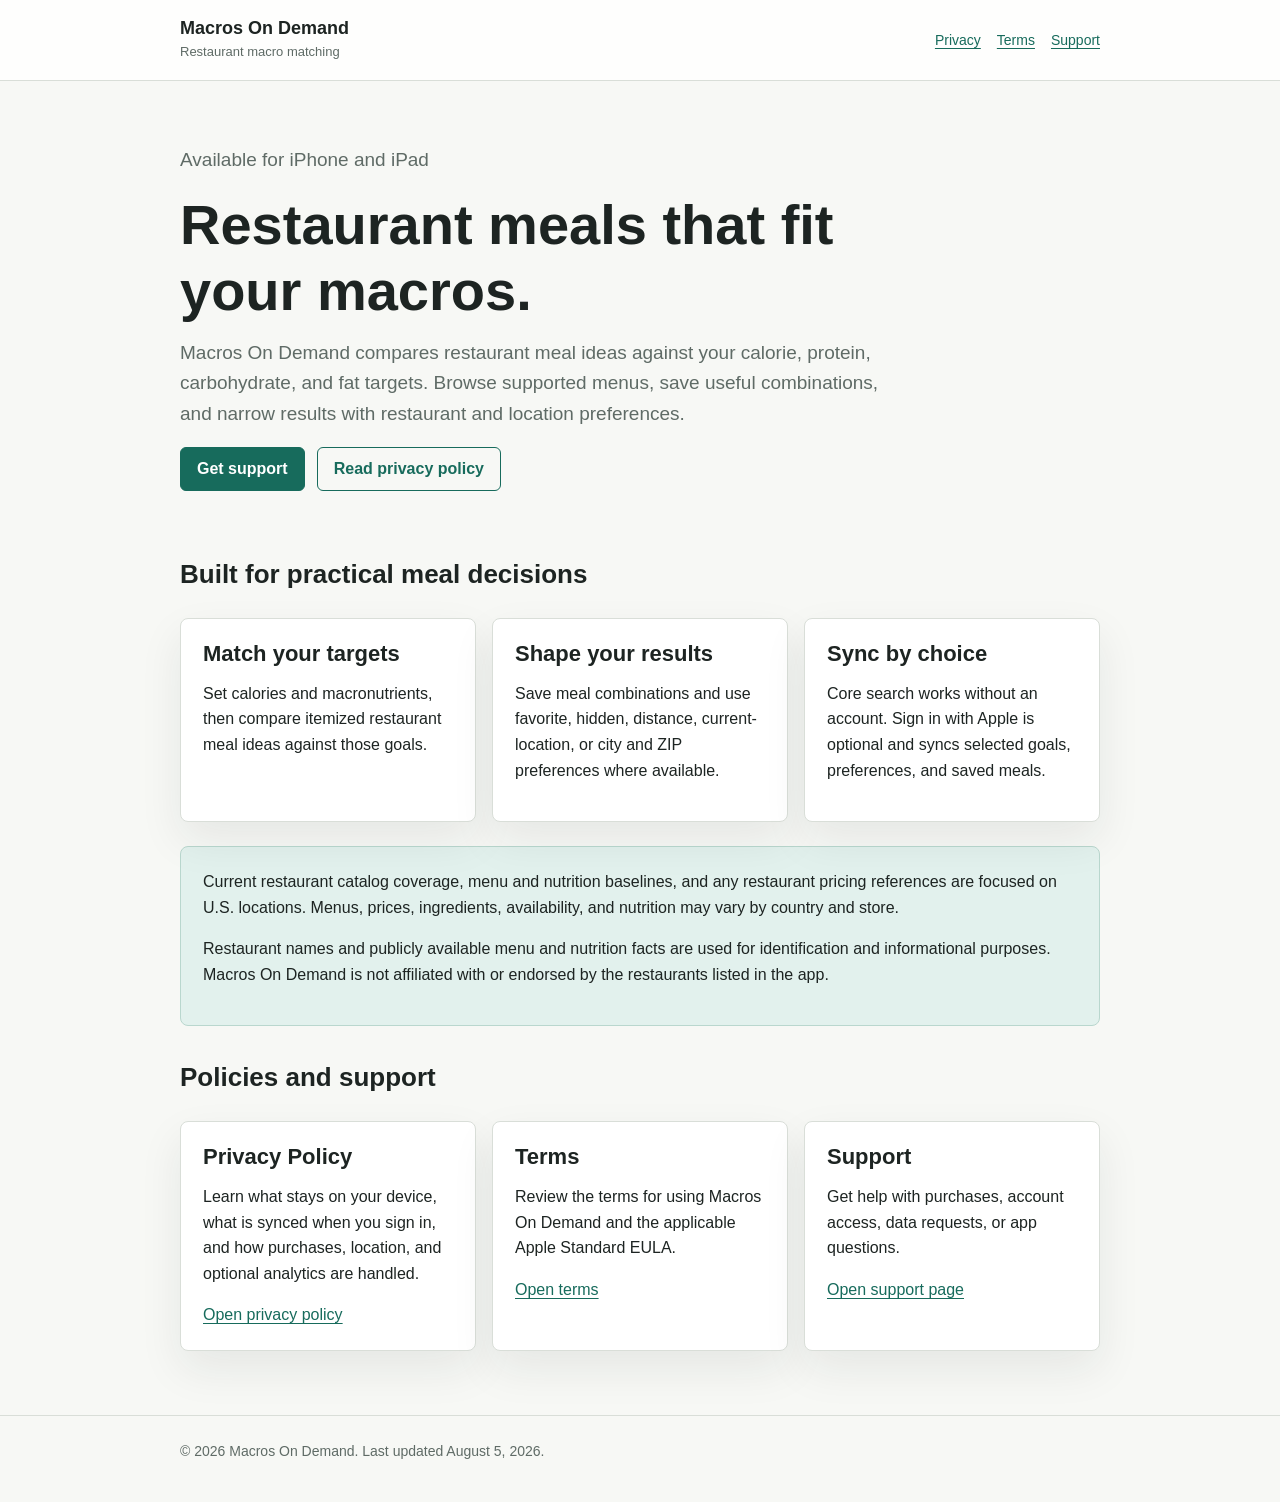
<file: index.html>
<!doctype html>
<html lang="en">
<head>
  <meta charset="utf-8">
  <meta name="viewport" content="width=device-width, initial-scale=1">
  <title>Macros On Demand | Restaurant Meals For Your Macros</title>
  <meta name="description" content="Find restaurant meal ideas around your calorie and macronutrient targets, with privacy, terms, and customer support for Macros On Demand.">
  <link rel="stylesheet" href="styles.css">
</head>
<body>
  <header class="site-header">
    <div class="wrap">
      <a class="brand" href="./">
        <strong>Macros On Demand</strong>
        <span>Restaurant macro matching</span>
      </a>
      <nav class="nav" aria-label="Legal pages">
        <a href="privacy.html">Privacy</a>
        <a href="terms.html">Terms</a>
        <a href="support.html">Support</a>
      </nav>
    </div>
  </header>

  <main>
    <section class="hero">
      <div class="wrap">
        <p class="meta">Available for iPhone and iPad</p>
        <h1>Restaurant meals that fit your macros.</h1>
        <p>
          Macros On Demand compares restaurant meal ideas against your calorie, protein, carbohydrate, and fat targets.
          Browse supported menus, save useful combinations, and narrow results with restaurant and location preferences.
        </p>
        <div class="button-row">
          <a class="button" href="support.html">Get support</a>
          <a class="button secondary" href="privacy.html">Read privacy policy</a>
        </div>
      </div>
    </section>

    <section class="wrap">
      <h2>Built for practical meal decisions</h2>
      <div class="grid">
        <article class="card">
          <h2>Match your targets</h2>
          <p>Set calories and macronutrients, then compare itemized restaurant meal ideas against those goals.</p>
        </article>
        <article class="card">
          <h2>Shape your results</h2>
          <p>Save meal combinations and use favorite, hidden, distance, current-location, or city and ZIP preferences where available.</p>
        </article>
        <article class="card">
          <h2>Sync by choice</h2>
          <p>Core search works without an account. Sign in with Apple is optional and syncs selected goals, preferences, and saved meals.</p>
        </article>
      </div>

      <div class="notice">
        <p>
          Current restaurant catalog coverage, menu and nutrition baselines, and any restaurant pricing references are focused on U.S. locations.
          Menus, prices, ingredients, availability, and nutrition may vary by country and store.
        </p>
        <p>
          Restaurant names and publicly available menu and nutrition facts are used for identification and informational purposes.
          Macros On Demand is not affiliated with or endorsed by the restaurants listed in the app.
        </p>
      </div>

      <h2>Policies and support</h2>
      <div class="grid">
        <article class="card">
          <h2>Privacy Policy</h2>
          <p>Learn what stays on your device, what is synced when you sign in, and how purchases, location, and optional analytics are handled.</p>
          <a href="privacy.html">Open privacy policy</a>
        </article>
        <article class="card">
          <h2>Terms</h2>
          <p>Review the terms for using Macros On Demand and the applicable Apple Standard EULA.</p>
          <a href="terms.html">Open terms</a>
        </article>
        <article class="card">
          <h2>Support</h2>
          <p>Get help with purchases, account access, data requests, or app questions.</p>
          <a href="support.html">Open support page</a>
        </article>
      </div>
    </section>
  </main>

  <footer class="site-footer">
    <div class="wrap">
      <p>&copy; 2026 Macros On Demand. Last updated August 5, 2026.</p>
    </div>
  </footer>
</body>
</html>
</file>
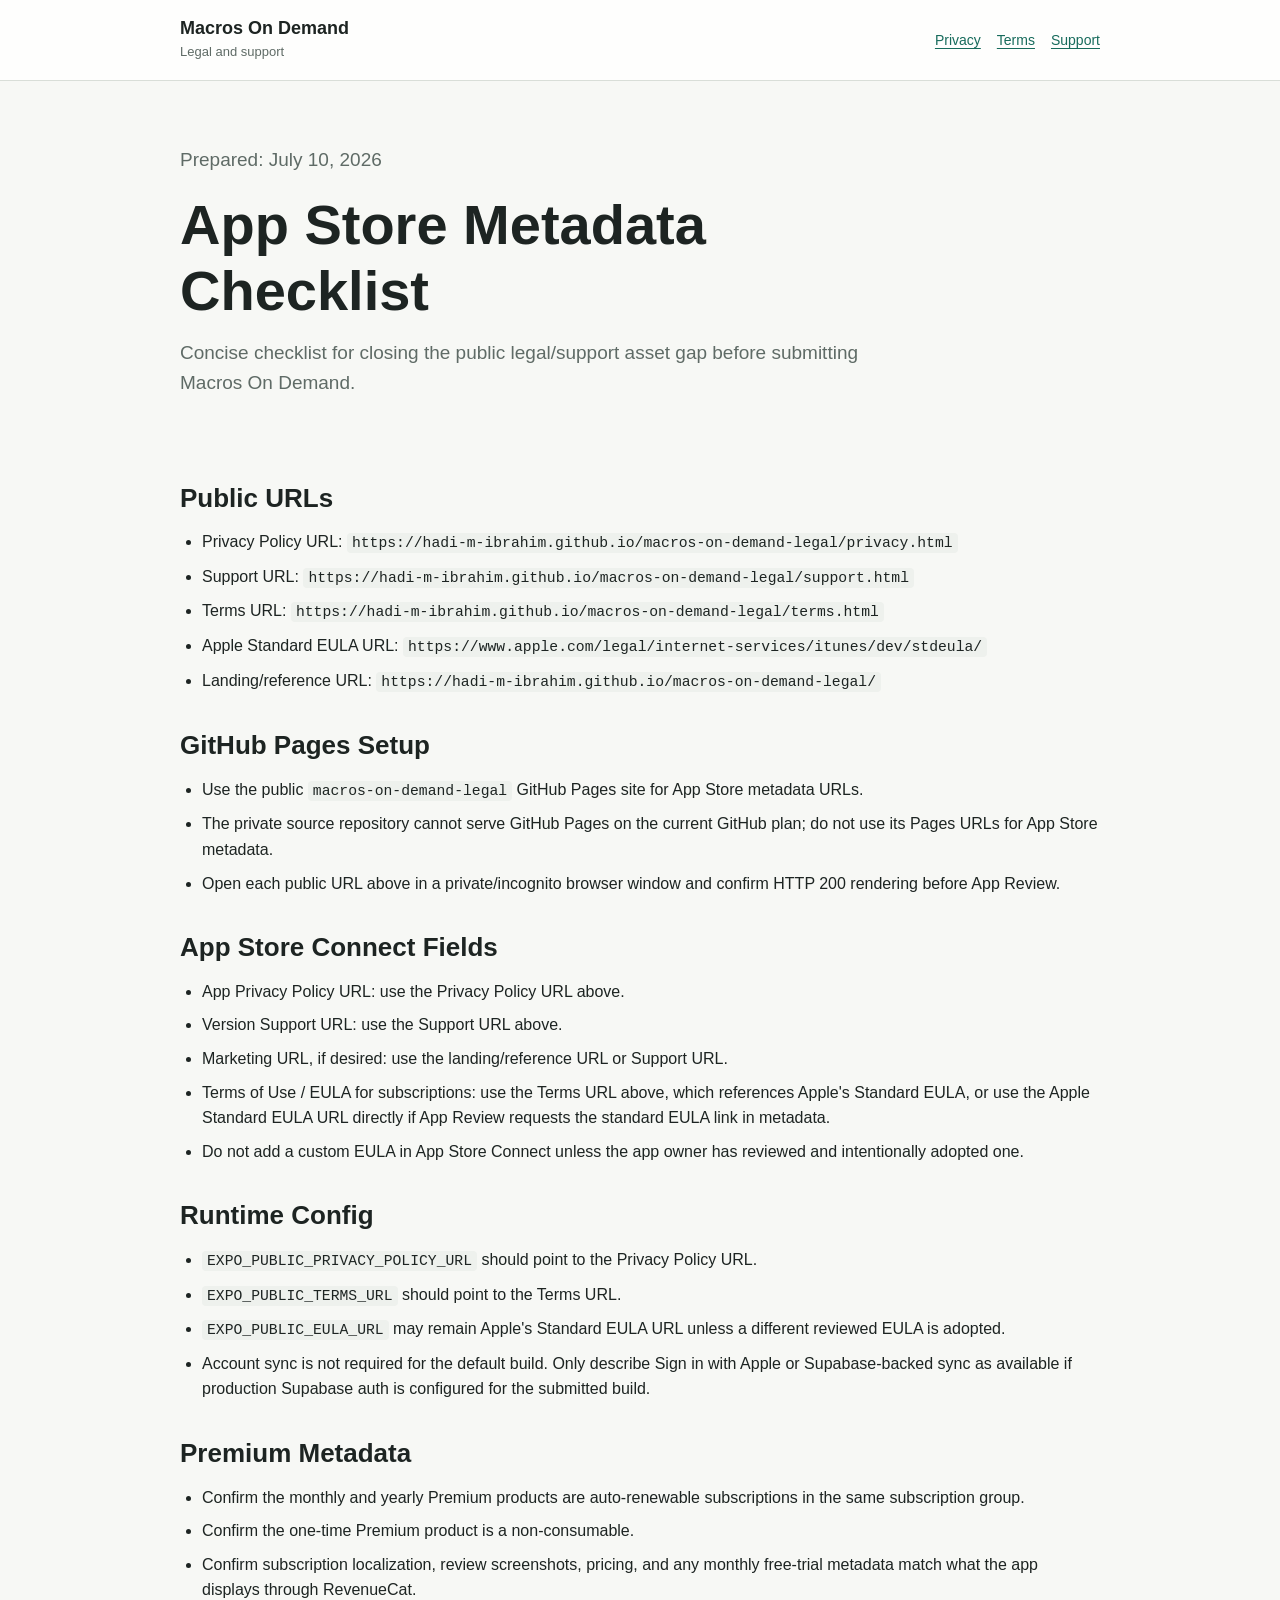
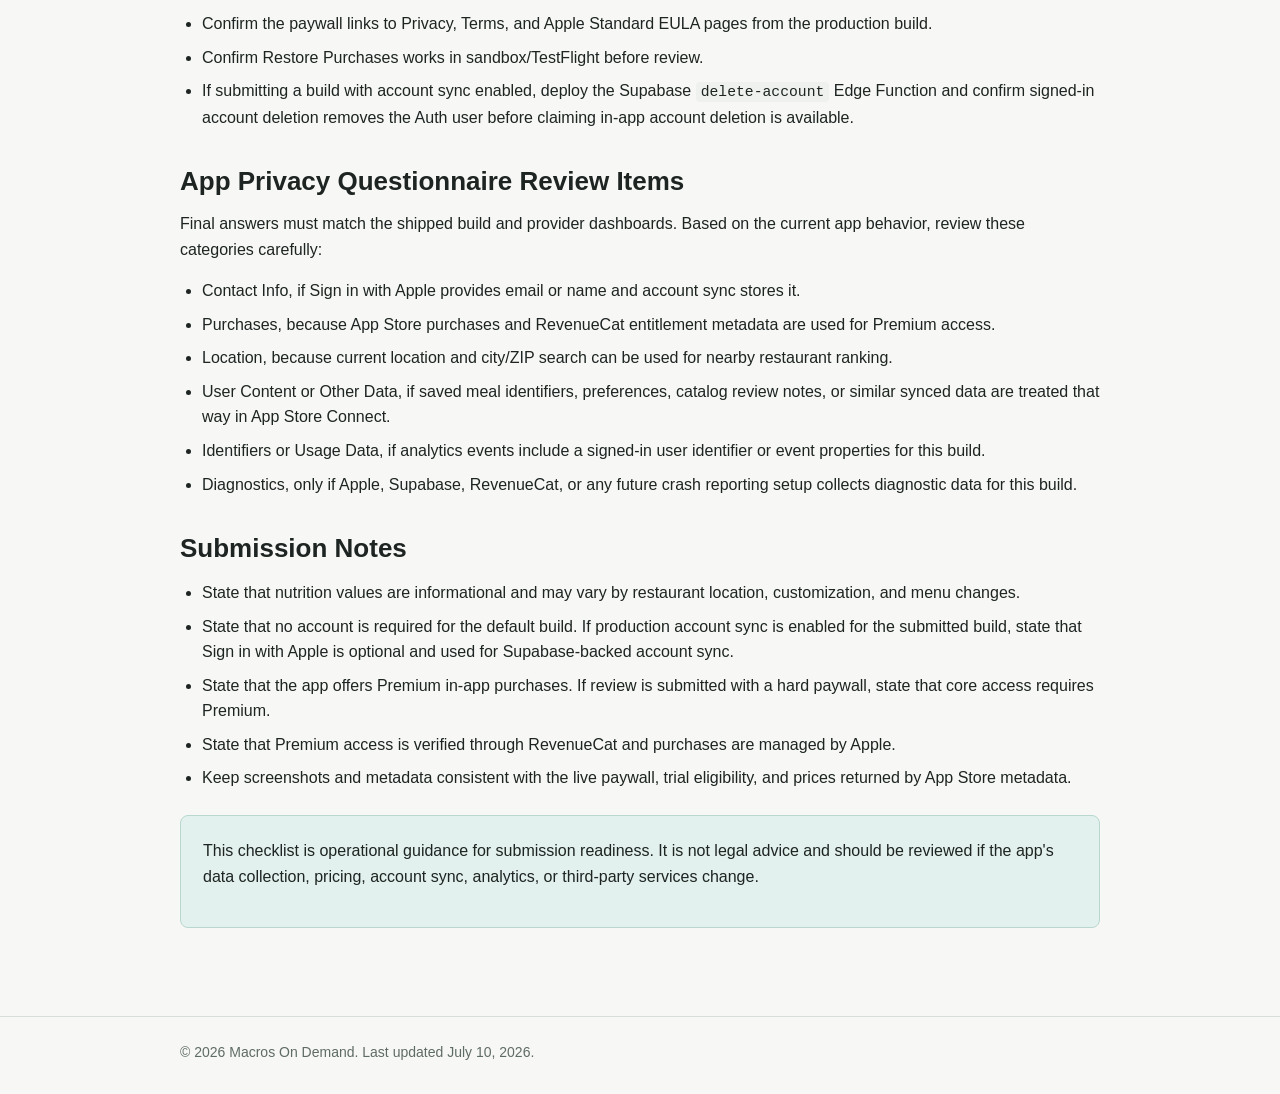
<file: app-store-metadata-checklist.html>
<!doctype html>
<html lang="en">
<head>
  <meta charset="utf-8">
  <meta name="viewport" content="width=device-width, initial-scale=1">
  <title>App Store Metadata Checklist | Macros On Demand</title>
  <meta name="description" content="App Store metadata checklist for Macros On Demand legal and support URLs.">
  <link rel="stylesheet" href="styles.css">
</head>
<body>
  <header class="site-header">
    <div class="wrap">
      <a class="brand" href="./">
        <strong>Macros On Demand</strong>
        <span>Legal and support</span>
      </a>
      <nav class="nav" aria-label="Legal pages">
        <a href="privacy.html">Privacy</a>
        <a href="terms.html">Terms</a>
        <a href="support.html">Support</a>
      </nav>
    </div>
  </header>

  <main class="wrap">
    <section class="hero">
      <p class="meta">Prepared: <time datetime="2026-07-10">July 10, 2026</time></p>
      <h1>App Store Metadata Checklist</h1>
      <p>
        Concise checklist for closing the public legal/support asset gap before submitting Macros On Demand.
      </p>
    </section>

    <section>
      <h2>Public URLs</h2>
      <ul>
        <li>Privacy Policy URL: <code>https://hadi-m-ibrahim.github.io/macros-on-demand-legal/privacy.html</code></li>
        <li>Support URL: <code>https://hadi-m-ibrahim.github.io/macros-on-demand-legal/support.html</code></li>
        <li>Terms URL: <code>https://hadi-m-ibrahim.github.io/macros-on-demand-legal/terms.html</code></li>
        <li>Apple Standard EULA URL: <code>https://www.apple.com/legal/internet-services/itunes/dev/stdeula/</code></li>
        <li>Landing/reference URL: <code>https://hadi-m-ibrahim.github.io/macros-on-demand-legal/</code></li>
      </ul>
    </section>

    <section>
      <h2>GitHub Pages Setup</h2>
      <ul>
        <li>Use the public <code>macros-on-demand-legal</code> GitHub Pages site for App Store metadata URLs.</li>
        <li>The private source repository cannot serve GitHub Pages on the current GitHub plan; do not use its Pages URLs for App Store metadata.</li>
        <li>Open each public URL above in a private/incognito browser window and confirm HTTP 200 rendering before App Review.</li>
      </ul>
    </section>

    <section>
      <h2>App Store Connect Fields</h2>
      <ul>
        <li>App Privacy Policy URL: use the Privacy Policy URL above.</li>
        <li>Version Support URL: use the Support URL above.</li>
        <li>Marketing URL, if desired: use the landing/reference URL or Support URL.</li>
        <li>Terms of Use / EULA for subscriptions: use the Terms URL above, which references Apple's Standard EULA, or use the Apple Standard EULA URL directly if App Review requests the standard EULA link in metadata.</li>
        <li>Do not add a custom EULA in App Store Connect unless the app owner has reviewed and intentionally adopted one.</li>
      </ul>
    </section>

    <section>
      <h2>Runtime Config</h2>
      <ul>
        <li><code>EXPO_PUBLIC_PRIVACY_POLICY_URL</code> should point to the Privacy Policy URL.</li>
        <li><code>EXPO_PUBLIC_TERMS_URL</code> should point to the Terms URL.</li>
        <li><code>EXPO_PUBLIC_EULA_URL</code> may remain Apple's Standard EULA URL unless a different reviewed EULA is adopted.</li>
        <li>Account sync is not required for the default build. Only describe Sign in with Apple or Supabase-backed sync as available if production Supabase auth is configured for the submitted build.</li>
      </ul>
    </section>

    <section>
      <h2>Premium Metadata</h2>
      <ul>
        <li>Confirm the monthly and yearly Premium products are auto-renewable subscriptions in the same subscription group.</li>
        <li>Confirm the one-time Premium product is a non-consumable.</li>
        <li>Confirm subscription localization, review screenshots, pricing, and any monthly free-trial metadata match what the app displays through RevenueCat.</li>
        <li>Confirm the paywall links to Privacy, Terms, and Apple Standard EULA pages from the production build.</li>
        <li>Confirm Restore Purchases works in sandbox/TestFlight before review.</li>
        <li>If submitting a build with account sync enabled, deploy the Supabase <code>delete-account</code> Edge Function and confirm signed-in account deletion removes the Auth user before claiming in-app account deletion is available.</li>
      </ul>
    </section>

    <section>
      <h2>App Privacy Questionnaire Review Items</h2>
      <p>
        Final answers must match the shipped build and provider dashboards. Based on the current app behavior, review these categories carefully:
      </p>
      <ul>
        <li>Contact Info, if Sign in with Apple provides email or name and account sync stores it.</li>
        <li>Purchases, because App Store purchases and RevenueCat entitlement metadata are used for Premium access.</li>
        <li>Location, because current location and city/ZIP search can be used for nearby restaurant ranking.</li>
        <li>User Content or Other Data, if saved meal identifiers, preferences, catalog review notes, or similar synced data are treated that way in App Store Connect.</li>
        <li>Identifiers or Usage Data, if analytics events include a signed-in user identifier or event properties for this build.</li>
        <li>Diagnostics, only if Apple, Supabase, RevenueCat, or any future crash reporting setup collects diagnostic data for this build.</li>
      </ul>
    </section>

    <section>
      <h2>Submission Notes</h2>
      <ul>
        <li>State that nutrition values are informational and may vary by restaurant location, customization, and menu changes.</li>
        <li>State that no account is required for the default build. If production account sync is enabled for the submitted build, state that Sign in with Apple is optional and used for Supabase-backed account sync.</li>
        <li>State that the app offers Premium in-app purchases. If review is submitted with a hard paywall, state that core access requires Premium.</li>
        <li>State that Premium access is verified through RevenueCat and purchases are managed by Apple.</li>
        <li>Keep screenshots and metadata consistent with the live paywall, trial eligibility, and prices returned by App Store metadata.</li>
      </ul>
    </section>

    <section class="notice">
      <p>
        This checklist is operational guidance for submission readiness. It is not legal advice and should be reviewed if the app's data collection,
        pricing, account sync, analytics, or third-party services change.
      </p>
    </section>
  </main>

  <footer class="site-footer">
    <div class="wrap">
      <p>&copy; 2026 Macros On Demand. Last updated July 10, 2026.</p>
    </div>
  </footer>
</body>
</html>
</file>
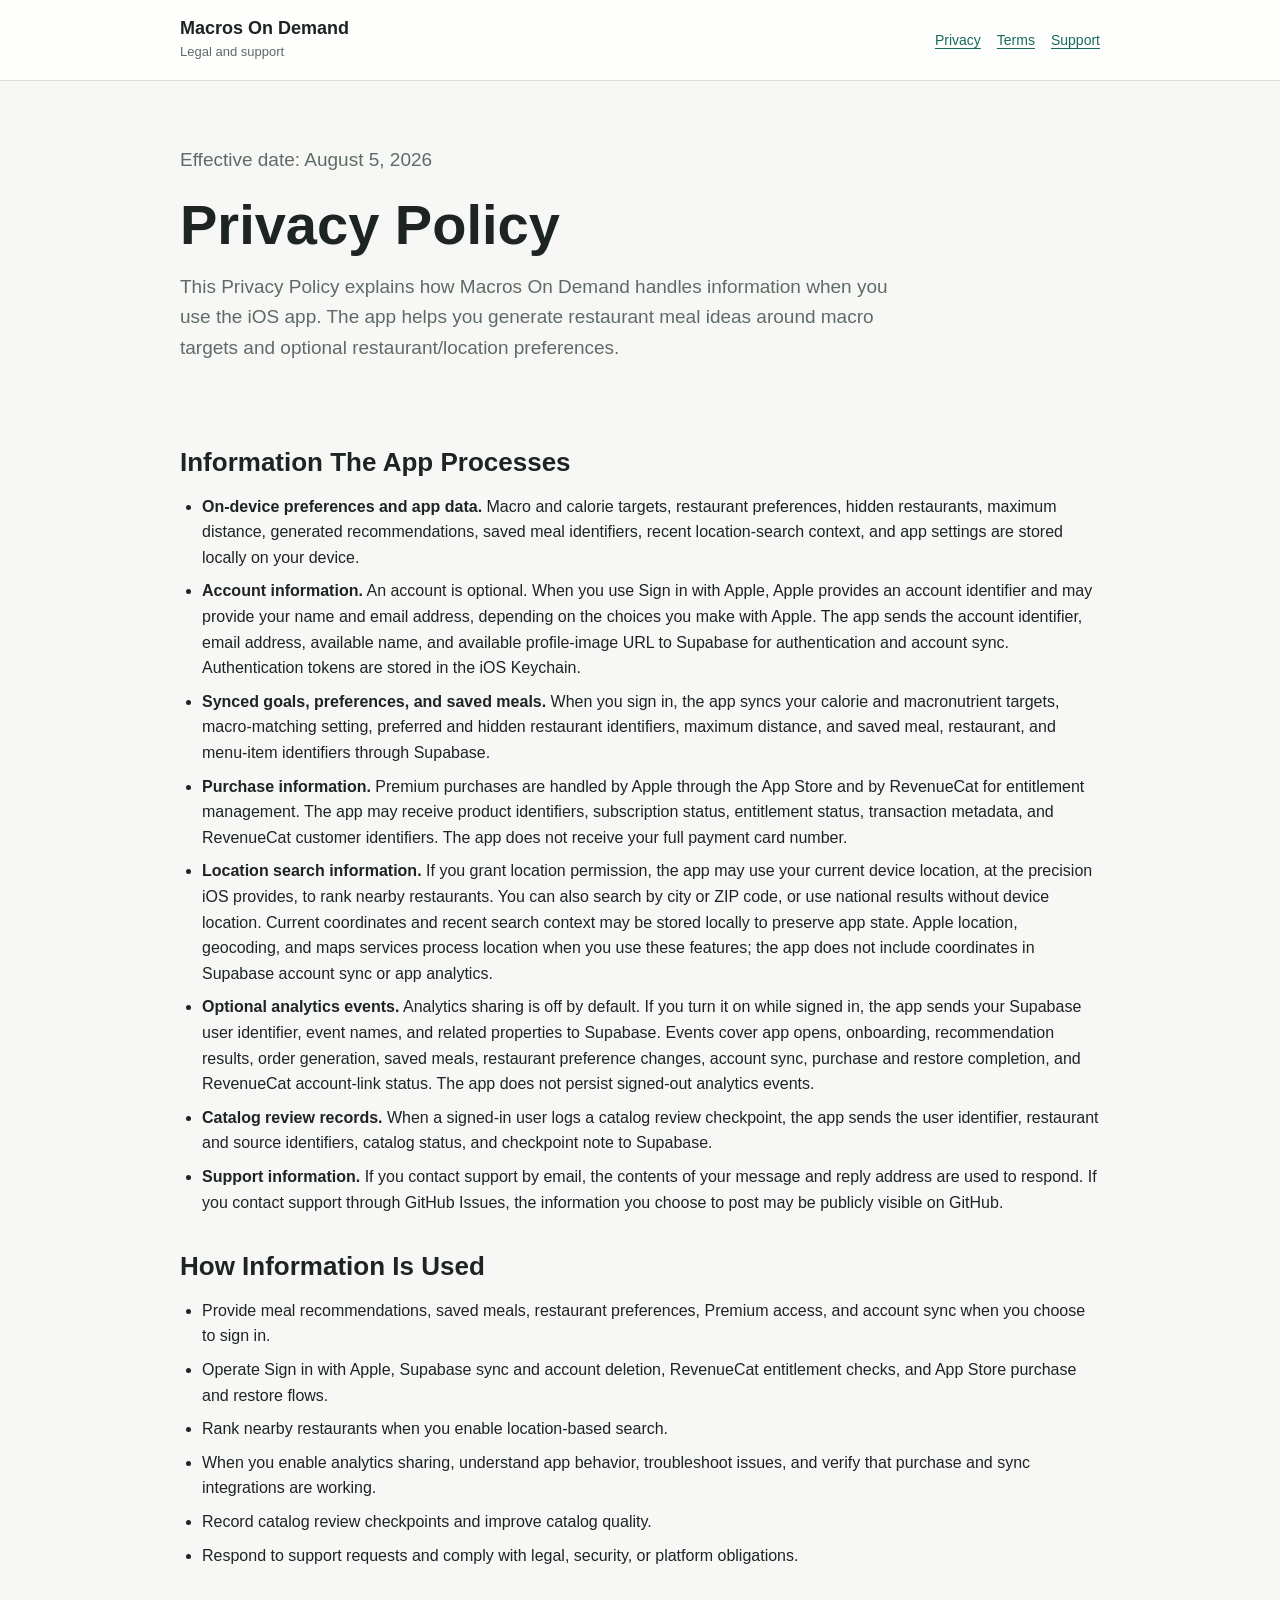
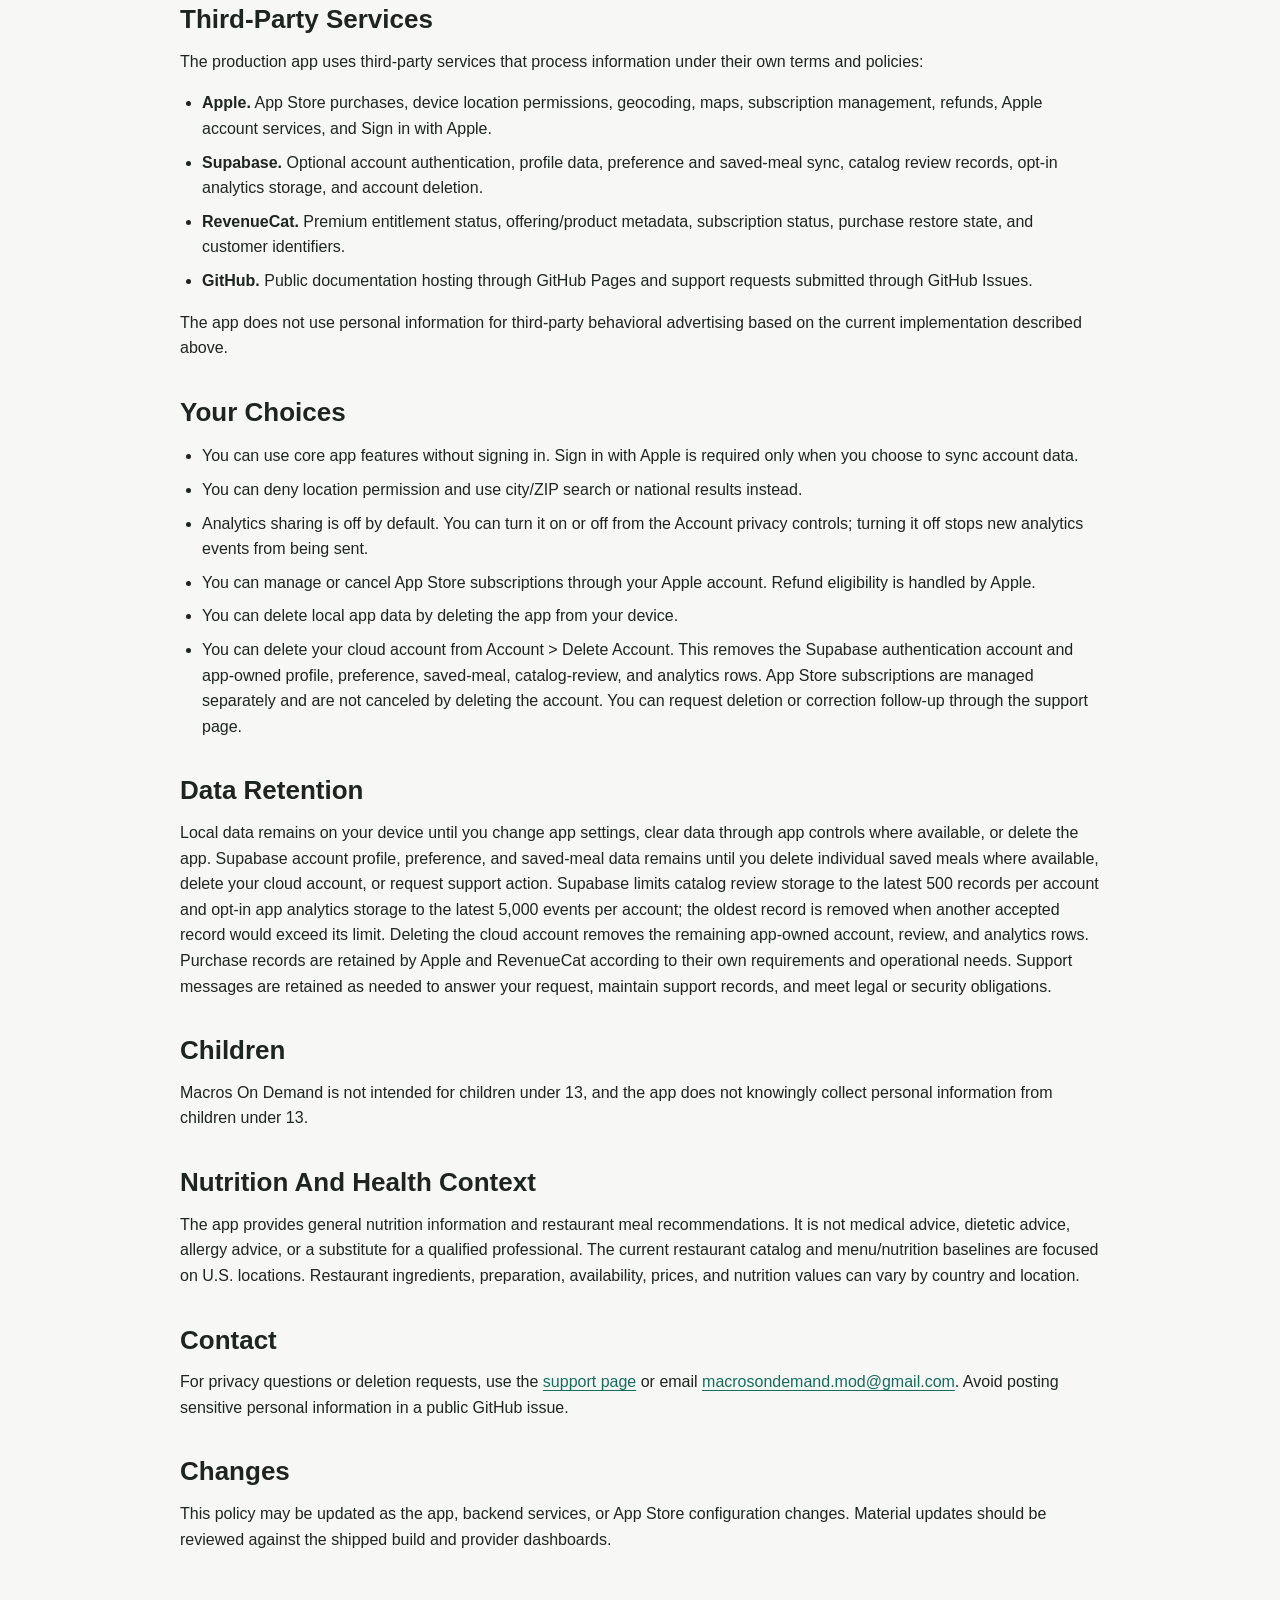
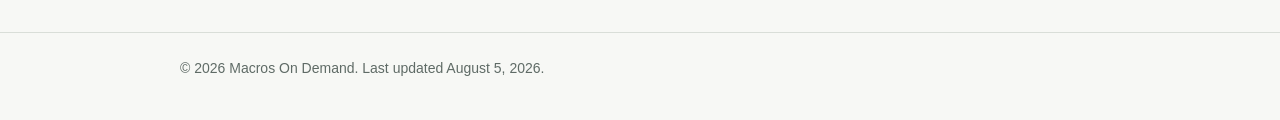
<file: privacy.html>
<!doctype html>
<html lang="en">
<head>
  <meta charset="utf-8">
  <meta name="viewport" content="width=device-width, initial-scale=1">
  <title>Privacy Policy | Macros On Demand</title>
  <meta name="description" content="Privacy Policy for Macros On Demand.">
  <link rel="stylesheet" href="styles.css">
</head>
<body>
  <header class="site-header">
    <div class="wrap">
      <a class="brand" href="./">
        <strong>Macros On Demand</strong>
        <span>Legal and support</span>
      </a>
      <nav class="nav" aria-label="Legal pages">
        <a href="privacy.html">Privacy</a>
        <a href="terms.html">Terms</a>
        <a href="support.html">Support</a>
      </nav>
    </div>
  </header>

  <main class="wrap">
    <section class="hero">
      <p class="meta">Effective date: <time datetime="2026-08-05">August 5, 2026</time></p>
      <h1>Privacy Policy</h1>
      <p>
        This Privacy Policy explains how Macros On Demand handles information when you use the iOS app.
        The app helps you generate restaurant meal ideas around macro targets and optional restaurant/location preferences.
      </p>
    </section>

    <section>
      <h2>Information The App Processes</h2>
      <ul>
        <li><strong>On-device preferences and app data.</strong> Macro and calorie targets, restaurant preferences, hidden restaurants, maximum distance, generated recommendations, saved meal identifiers, recent location-search context, and app settings are stored locally on your device.</li>
        <li><strong>Account information.</strong> An account is optional. When you use Sign in with Apple, Apple provides an account identifier and may provide your name and email address, depending on the choices you make with Apple. The app sends the account identifier, email address, available name, and available profile-image URL to Supabase for authentication and account sync. Authentication tokens are stored in the iOS Keychain.</li>
        <li><strong>Synced goals, preferences, and saved meals.</strong> When you sign in, the app syncs your calorie and macronutrient targets, macro-matching setting, preferred and hidden restaurant identifiers, maximum distance, and saved meal, restaurant, and menu-item identifiers through Supabase.</li>
        <li><strong>Purchase information.</strong> Premium purchases are handled by Apple through the App Store and by RevenueCat for entitlement management. The app may receive product identifiers, subscription status, entitlement status, transaction metadata, and RevenueCat customer identifiers. The app does not receive your full payment card number.</li>
        <li><strong>Location search information.</strong> If you grant location permission, the app may use your current device location, at the precision iOS provides, to rank nearby restaurants. You can also search by city or ZIP code, or use national results without device location. Current coordinates and recent search context may be stored locally to preserve app state. Apple location, geocoding, and maps services process location when you use these features; the app does not include coordinates in Supabase account sync or app analytics.</li>
        <li><strong>Optional analytics events.</strong> Analytics sharing is off by default. If you turn it on while signed in, the app sends your Supabase user identifier, event names, and related properties to Supabase. Events cover app opens, onboarding, recommendation results, order generation, saved meals, restaurant preference changes, account sync, purchase and restore completion, and RevenueCat account-link status. The app does not persist signed-out analytics events.</li>
        <li><strong>Catalog review records.</strong> When a signed-in user logs a catalog review checkpoint, the app sends the user identifier, restaurant and source identifiers, catalog status, and checkpoint note to Supabase.</li>
        <li><strong>Support information.</strong> If you contact support by email, the contents of your message and reply address are used to respond. If you contact support through GitHub Issues, the information you choose to post may be publicly visible on GitHub.</li>
      </ul>
    </section>

    <section>
      <h2>How Information Is Used</h2>
      <ul>
        <li>Provide meal recommendations, saved meals, restaurant preferences, Premium access, and account sync when you choose to sign in.</li>
        <li>Operate Sign in with Apple, Supabase sync and account deletion, RevenueCat entitlement checks, and App Store purchase and restore flows.</li>
        <li>Rank nearby restaurants when you enable location-based search.</li>
        <li>When you enable analytics sharing, understand app behavior, troubleshoot issues, and verify that purchase and sync integrations are working.</li>
        <li>Record catalog review checkpoints and improve catalog quality.</li>
        <li>Respond to support requests and comply with legal, security, or platform obligations.</li>
      </ul>
    </section>

    <section>
      <h2>Third-Party Services</h2>
      <p>The production app uses third-party services that process information under their own terms and policies:</p>
      <ul>
        <li><strong>Apple.</strong> App Store purchases, device location permissions, geocoding, maps, subscription management, refunds, Apple account services, and Sign in with Apple.</li>
        <li><strong>Supabase.</strong> Optional account authentication, profile data, preference and saved-meal sync, catalog review records, opt-in analytics storage, and account deletion.</li>
        <li><strong>RevenueCat.</strong> Premium entitlement status, offering/product metadata, subscription status, purchase restore state, and customer identifiers.</li>
        <li><strong>GitHub.</strong> Public documentation hosting through GitHub Pages and support requests submitted through GitHub Issues.</li>
      </ul>
      <p>
        The app does not use personal information for third-party behavioral advertising based on the current implementation described above.
      </p>
    </section>

    <section>
      <h2>Your Choices</h2>
      <ul>
        <li>You can use core app features without signing in. Sign in with Apple is required only when you choose to sync account data.</li>
        <li>You can deny location permission and use city/ZIP search or national results instead.</li>
        <li>Analytics sharing is off by default. You can turn it on or off from the Account privacy controls; turning it off stops new analytics events from being sent.</li>
        <li>You can manage or cancel App Store subscriptions through your Apple account. Refund eligibility is handled by Apple.</li>
        <li>You can delete local app data by deleting the app from your device.</li>
        <li>You can delete your cloud account from Account &gt; Delete Account. This removes the Supabase authentication account and app-owned profile, preference, saved-meal, catalog-review, and analytics rows. App Store subscriptions are managed separately and are not canceled by deleting the account. You can request deletion or correction follow-up through the support page.</li>
      </ul>
    </section>

    <section>
      <h2>Data Retention</h2>
      <p>
        Local data remains on your device until you change app settings, clear data through app controls where available, or delete the app.
        Supabase account profile, preference, and saved-meal data remains until you delete individual saved meals where available, delete your cloud account, or request support action.
        Supabase limits catalog review storage to the latest 500 records per account and opt-in app analytics storage to the latest 5,000 events per account; the oldest record is removed when another accepted record would exceed its limit. Deleting the cloud account removes the remaining app-owned account, review, and analytics rows.
        Purchase records are retained by Apple and RevenueCat according to their own requirements and operational needs.
        Support messages are retained as needed to answer your request, maintain support records, and meet legal or security obligations.
      </p>
    </section>

    <section>
      <h2>Children</h2>
      <p>
        Macros On Demand is not intended for children under 13, and the app does not knowingly collect personal information from children under 13.
      </p>
    </section>

    <section>
      <h2>Nutrition And Health Context</h2>
      <p>
        The app provides general nutrition information and restaurant meal recommendations. It is not medical advice, dietetic advice, allergy advice,
        or a substitute for a qualified professional. The current restaurant catalog and menu/nutrition baselines are focused on U.S. locations.
        Restaurant ingredients, preparation, availability, prices, and nutrition values can vary by country and location.
      </p>
    </section>

    <section>
      <h2>Contact</h2>
      <p>
        For privacy questions or deletion requests, use the <a href="support.html">support page</a> or email
        <a href="mailto:macrosondemand.mod@gmail.com?subject=Macros%20On%20Demand%20Privacy">macrosondemand.mod@gmail.com</a>.
        Avoid posting sensitive personal information in a public GitHub issue.
      </p>
    </section>

    <section>
      <h2>Changes</h2>
      <p>
        This policy may be updated as the app, backend services, or App Store configuration changes. Material updates should be reviewed against the shipped build and provider dashboards.
      </p>
    </section>
  </main>

  <footer class="site-footer">
    <div class="wrap">
      <p>&copy; 2026 Macros On Demand. Last updated August 5, 2026.</p>
    </div>
  </footer>
</body>
</html>
</file>
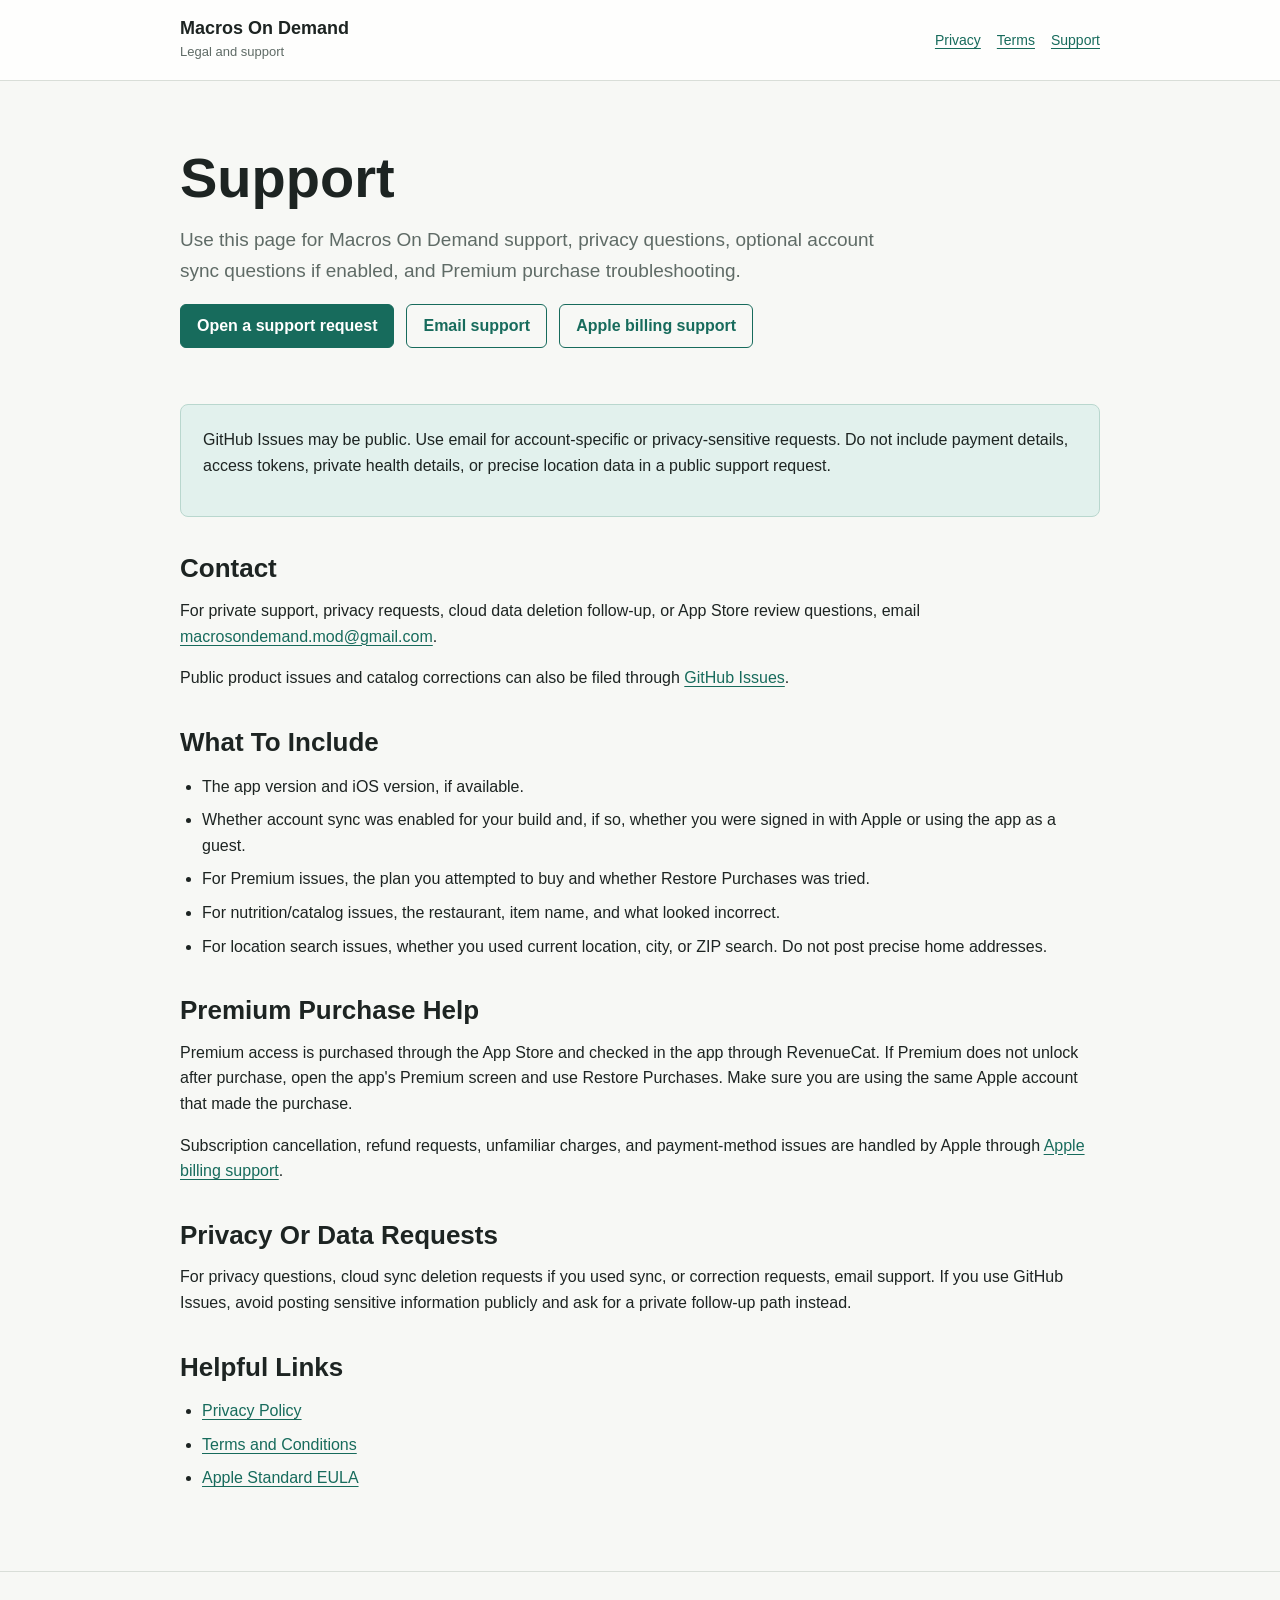
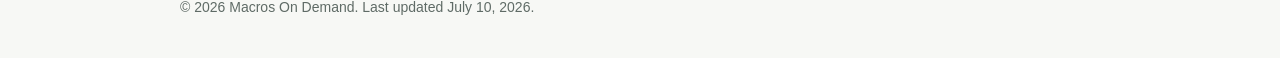
<file: support.html>
<!doctype html>
<html lang="en">
<head>
  <meta charset="utf-8">
  <meta name="viewport" content="width=device-width, initial-scale=1">
  <title>Support | Macros On Demand</title>
  <meta name="description" content="Support and contact information for Macros On Demand.">
  <link rel="stylesheet" href="styles.css">
</head>
<body>
  <header class="site-header">
    <div class="wrap">
      <a class="brand" href="./">
        <strong>Macros On Demand</strong>
        <span>Legal and support</span>
      </a>
      <nav class="nav" aria-label="Legal pages">
        <a href="privacy.html">Privacy</a>
        <a href="terms.html">Terms</a>
        <a href="support.html">Support</a>
      </nav>
    </div>
  </header>

  <main class="wrap">
    <section class="hero">
      <h1>Support</h1>
      <p>
        Use this page for Macros On Demand support, privacy questions, optional account sync questions if enabled, and Premium purchase troubleshooting.
      </p>
      <div class="button-row">
        <a class="button" href="https://github.com/Hadi-M-Ibrahim/macros-on-demand-legal/issues/new">Open a support request</a>
        <a class="button secondary" href="mailto:macrosondemand.mod@gmail.com?subject=Macros%20On%20Demand%20Support">Email support</a>
        <a class="button secondary" href="https://support.apple.com/billing">Apple billing support</a>
      </div>
    </section>

    <section class="notice">
      <p>
        GitHub Issues may be public. Use email for account-specific or privacy-sensitive requests. Do not include payment details,
        access tokens, private health details, or precise location data in a public support request.
      </p>
    </section>

    <section>
      <h2>Contact</h2>
      <p>
        For private support, privacy requests, cloud data deletion follow-up, or App Store review questions, email
        <a href="mailto:macrosondemand.mod@gmail.com?subject=Macros%20On%20Demand%20Support">macrosondemand.mod@gmail.com</a>.
      </p>
      <p>
        Public product issues and catalog corrections can also be filed through
        <a href="https://github.com/Hadi-M-Ibrahim/macros-on-demand-legal/issues/new">GitHub Issues</a>.
      </p>
    </section>

    <section>
      <h2>What To Include</h2>
      <ul>
        <li>The app version and iOS version, if available.</li>
        <li>Whether account sync was enabled for your build and, if so, whether you were signed in with Apple or using the app as a guest.</li>
        <li>For Premium issues, the plan you attempted to buy and whether Restore Purchases was tried.</li>
        <li>For nutrition/catalog issues, the restaurant, item name, and what looked incorrect.</li>
        <li>For location search issues, whether you used current location, city, or ZIP search. Do not post precise home addresses.</li>
      </ul>
    </section>

    <section>
      <h2>Premium Purchase Help</h2>
      <p>
        Premium access is purchased through the App Store and checked in the app through RevenueCat. If Premium does not unlock after purchase,
        open the app's Premium screen and use Restore Purchases. Make sure you are using the same Apple account that made the purchase.
      </p>
      <p>
        Subscription cancellation, refund requests, unfamiliar charges, and payment-method issues are handled by Apple through
        <a href="https://support.apple.com/billing">Apple billing support</a>.
      </p>
    </section>

    <section>
      <h2>Privacy Or Data Requests</h2>
      <p>
        For privacy questions, cloud sync deletion requests if you used sync, or correction requests, email support. If you use GitHub Issues, avoid posting
        sensitive information publicly and ask for a private follow-up path instead.
      </p>
    </section>

    <section>
      <h2>Helpful Links</h2>
      <ul>
        <li><a href="privacy.html">Privacy Policy</a></li>
        <li><a href="terms.html">Terms and Conditions</a></li>
        <li><a href="https://www.apple.com/legal/internet-services/itunes/dev/stdeula/">Apple Standard EULA</a></li>
      </ul>
    </section>
  </main>

  <footer class="site-footer">
    <div class="wrap">
      <p>&copy; 2026 Macros On Demand. Last updated July 10, 2026.</p>
    </div>
  </footer>
</body>
</html>
</file>
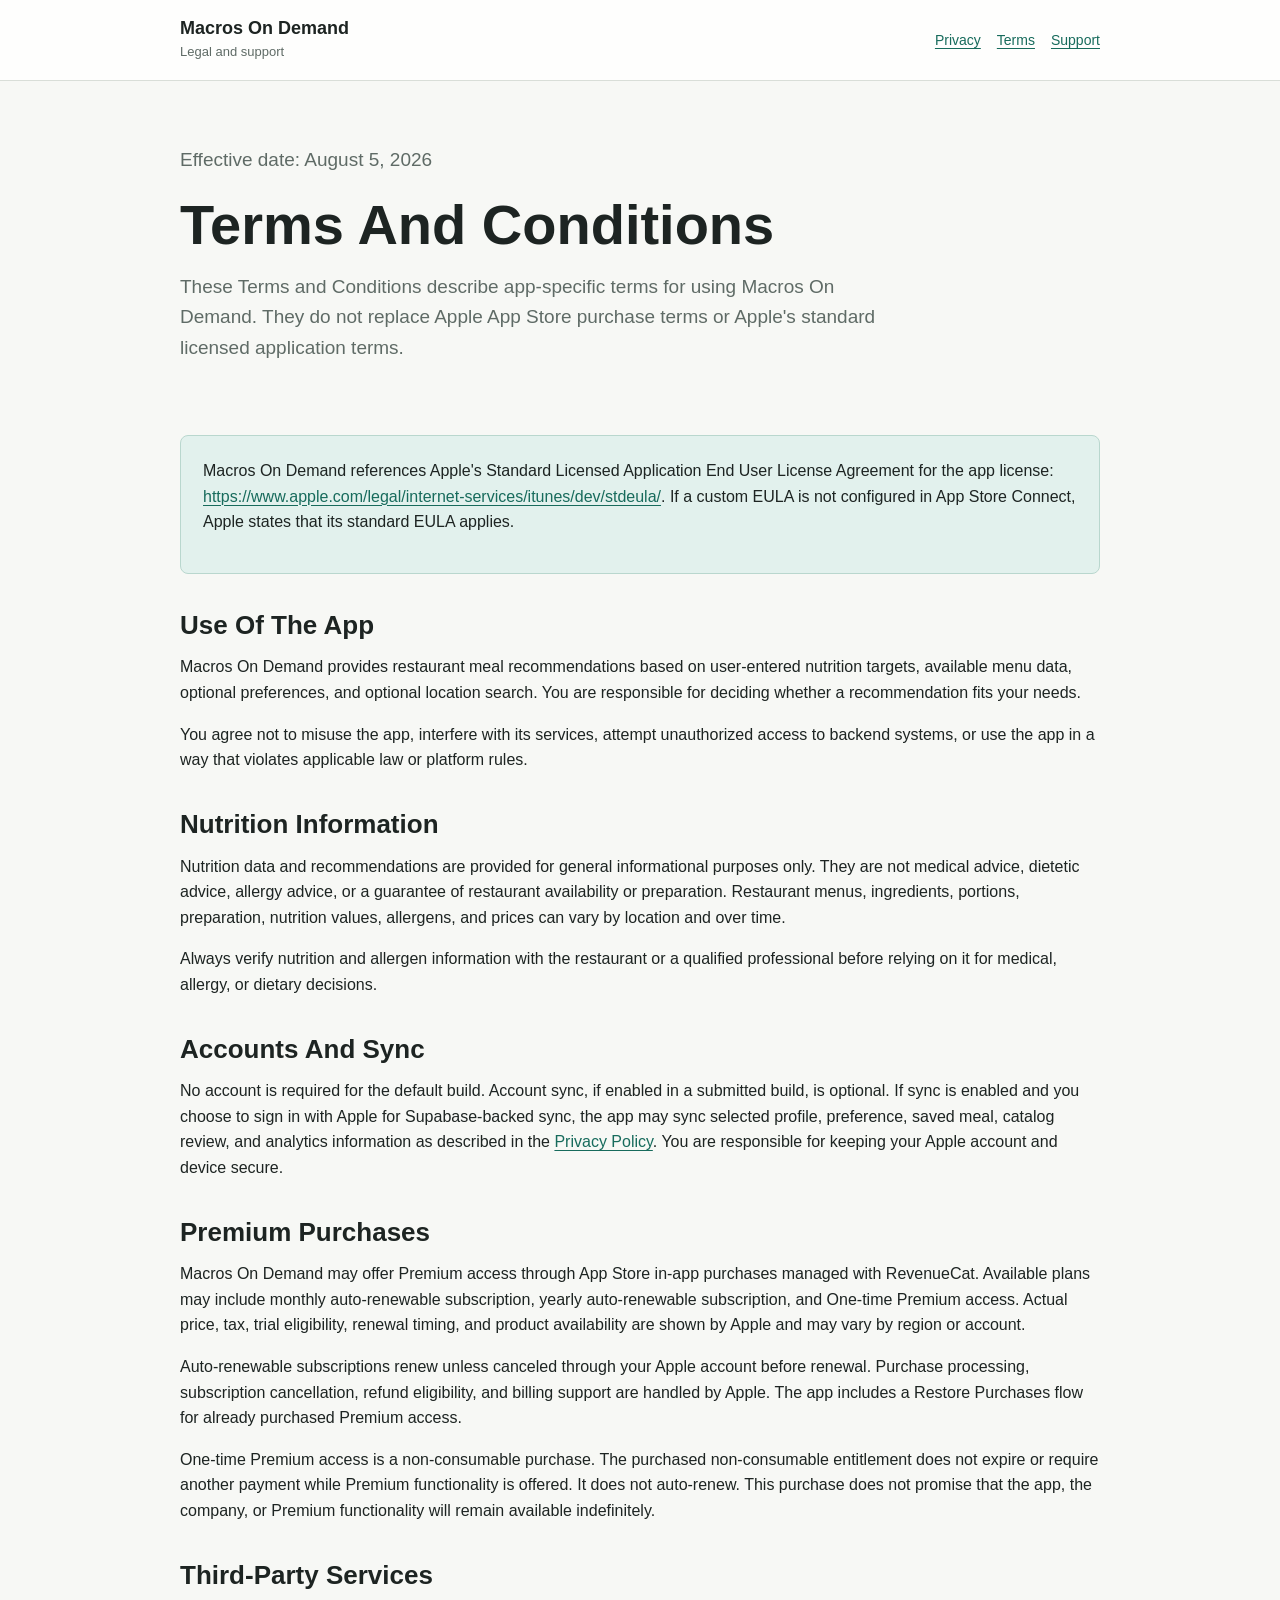
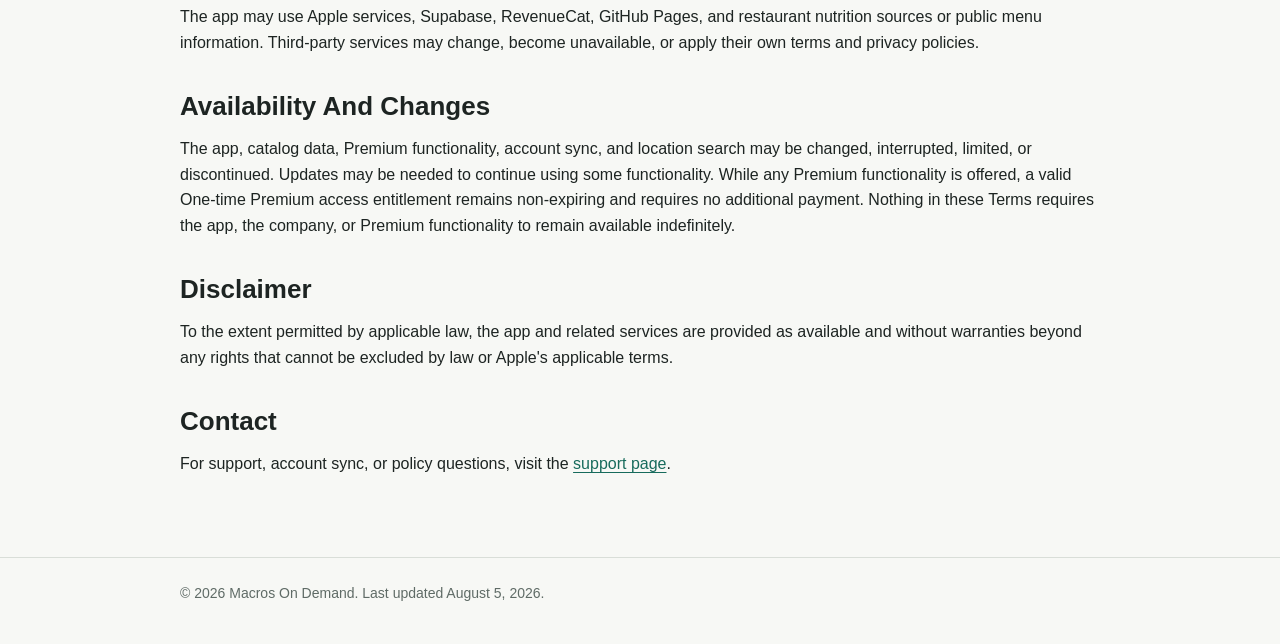
<file: terms.html>
<!doctype html>
<html lang="en">
<head>
  <meta charset="utf-8">
  <meta name="viewport" content="width=device-width, initial-scale=1">
  <title>Terms And Conditions | Macros On Demand</title>
  <meta name="description" content="Terms and Conditions for Macros On Demand.">
  <link rel="stylesheet" href="styles.css">
</head>
<body>
  <header class="site-header">
    <div class="wrap">
      <a class="brand" href="./">
        <strong>Macros On Demand</strong>
        <span>Legal and support</span>
      </a>
      <nav class="nav" aria-label="Legal pages">
        <a href="privacy.html">Privacy</a>
        <a href="terms.html">Terms</a>
        <a href="support.html">Support</a>
      </nav>
    </div>
  </header>

  <main class="wrap">
    <section class="hero">
      <p class="meta">Effective date: <time datetime="2026-08-05">August 5, 2026</time></p>
      <h1>Terms And Conditions</h1>
      <p>
        These Terms and Conditions describe app-specific terms for using Macros On Demand. They do not replace Apple App Store purchase terms
        or Apple's standard licensed application terms.
      </p>
    </section>

    <section class="notice">
      <p>
        Macros On Demand references Apple's Standard Licensed Application End User License Agreement for the app license:
        <a href="https://www.apple.com/legal/internet-services/itunes/dev/stdeula/">https://www.apple.com/legal/internet-services/itunes/dev/stdeula/</a>.
        If a custom EULA is not configured in App Store Connect, Apple states that its standard EULA applies.
      </p>
    </section>

    <section>
      <h2>Use Of The App</h2>
      <p>
        Macros On Demand provides restaurant meal recommendations based on user-entered nutrition targets, available menu data, optional preferences,
        and optional location search. You are responsible for deciding whether a recommendation fits your needs.
      </p>
      <p>
        You agree not to misuse the app, interfere with its services, attempt unauthorized access to backend systems, or use the app in a way that violates applicable law or platform rules.
      </p>
    </section>

    <section>
      <h2>Nutrition Information</h2>
      <p>
        Nutrition data and recommendations are provided for general informational purposes only. They are not medical advice, dietetic advice, allergy advice,
        or a guarantee of restaurant availability or preparation. Restaurant menus, ingredients, portions, preparation, nutrition values, allergens, and prices can vary by location and over time.
      </p>
      <p>
        Always verify nutrition and allergen information with the restaurant or a qualified professional before relying on it for medical, allergy, or dietary decisions.
      </p>
    </section>

    <section>
      <h2>Accounts And Sync</h2>
      <p>
        No account is required for the default build. Account sync, if enabled in a submitted build, is optional. If sync is enabled and you choose to sign in
        with Apple for Supabase-backed sync, the app may sync selected profile, preference, saved meal, catalog review, and analytics information as described in the
        <a href="privacy.html">Privacy Policy</a>. You are responsible for keeping your Apple account and device secure.
      </p>
    </section>

    <section>
      <h2>Premium Purchases</h2>
      <p>
        Macros On Demand may offer Premium access through App Store in-app purchases managed with RevenueCat. Available plans may include monthly
        auto-renewable subscription, yearly auto-renewable subscription, and One-time Premium access. Actual price, tax, trial eligibility,
        renewal timing, and product availability are shown by Apple and may vary by region or account.
      </p>
      <p>
        Auto-renewable subscriptions renew unless canceled through your Apple account before renewal. Purchase processing, subscription cancellation,
        refund eligibility, and billing support are handled by Apple. The app includes a Restore Purchases flow for already purchased Premium access.
      </p>
      <p>
        One-time Premium access is a non-consumable purchase. The purchased non-consumable entitlement does not expire or require another payment while
        Premium functionality is offered. It does not auto-renew. This purchase does not promise that the app, the company, or Premium functionality will
        remain available indefinitely.
      </p>
    </section>

    <section>
      <h2>Third-Party Services</h2>
      <p>
        The app may use Apple services, Supabase, RevenueCat, GitHub Pages, and restaurant nutrition sources or public menu information. Third-party services
        may change, become unavailable, or apply their own terms and privacy policies.
      </p>
    </section>

    <section>
      <h2>Availability And Changes</h2>
      <p>
        The app, catalog data, Premium functionality, account sync, and location search may be changed, interrupted, limited, or discontinued. Updates may be
        needed to continue using some functionality. While any Premium functionality is offered, a valid One-time Premium access entitlement remains
        non-expiring and requires no additional payment. Nothing in these Terms requires the app, the company, or Premium functionality to remain available
        indefinitely.
      </p>
    </section>

    <section>
      <h2>Disclaimer</h2>
      <p>
        To the extent permitted by applicable law, the app and related services are provided as available and without warranties beyond any rights that cannot
        be excluded by law or Apple's applicable terms.
      </p>
    </section>

    <section>
      <h2>Contact</h2>
      <p>
        For support, account sync, or policy questions, visit the <a href="support.html">support page</a>.
      </p>
    </section>
  </main>

  <footer class="site-footer">
    <div class="wrap">
      <p>&copy; 2026 Macros On Demand. Last updated August 5, 2026.</p>
    </div>
  </footer>
</body>
</html>
</file>
<file: styles.css>
:root {
  color-scheme: light;
  --bg: #f7f8f5;
  --panel: #ffffff;
  --ink: #1d2422;
  --muted: #5f6b66;
  --line: #d9ded8;
  --accent: #176b5c;
  --accent-soft: #e2f1ed;
  --shadow: 0 18px 44px rgba(29, 36, 34, 0.08);
}

* {
  box-sizing: border-box;
}

body {
  margin: 0;
  background: var(--bg);
  color: var(--ink);
  font-family: -apple-system, BlinkMacSystemFont, "Segoe UI", sans-serif;
  font-size: 16px;
  line-height: 1.6;
}

a {
  color: var(--accent);
  text-decoration-thickness: 0.08em;
  text-underline-offset: 0.18em;
}

.site-header {
  border-bottom: 1px solid var(--line);
  background: rgba(255, 255, 255, 0.86);
}

.wrap {
  width: min(100% - 32px, 920px);
  margin: 0 auto;
}

.site-header .wrap {
  display: flex;
  align-items: center;
  justify-content: space-between;
  gap: 24px;
  padding: 18px 0;
}

.brand {
  display: flex;
  flex-direction: column;
  gap: 2px;
  text-decoration: none;
}

.brand strong {
  color: var(--ink);
  font-size: 18px;
  line-height: 1.2;
}

.brand span {
  color: var(--muted);
  font-size: 13px;
}

.nav {
  display: flex;
  align-items: center;
  gap: 16px;
  flex-wrap: wrap;
  font-size: 14px;
}

.hero {
  padding: 64px 0 32px;
}

.hero p {
  max-width: 720px;
  color: var(--muted);
  font-size: 19px;
}

main {
  padding-bottom: 64px;
}

h1,
h2,
h3 {
  line-height: 1.18;
  margin: 0 0 14px;
}

h1 {
  max-width: 760px;
  font-size: clamp(36px, 5vw, 56px);
}

h2 {
  margin-top: 36px;
  font-size: 26px;
}

h3 {
  margin-top: 26px;
  font-size: 20px;
}

p {
  margin: 0 0 16px;
}

ul,
ol {
  padding-left: 22px;
}

li {
  margin: 8px 0;
}

.grid {
  display: grid;
  grid-template-columns: repeat(auto-fit, minmax(240px, 1fr));
  gap: 16px;
  margin-top: 28px;
}

.card,
.notice {
  background: var(--panel);
  border: 1px solid var(--line);
  border-radius: 8px;
  box-shadow: var(--shadow);
  padding: 22px;
}

.card h2 {
  margin-top: 0;
  font-size: 22px;
}

.notice {
  box-shadow: none;
  background: var(--accent-soft);
  border-color: #b9d7ce;
  margin: 24px 0;
}

.meta {
  color: var(--muted);
  font-size: 14px;
}

.button-row {
  display: flex;
  gap: 12px;
  flex-wrap: wrap;
  margin-top: 18px;
}

.button {
  display: inline-flex;
  align-items: center;
  justify-content: center;
  min-height: 44px;
  padding: 0 16px;
  border: 1px solid var(--accent);
  border-radius: 6px;
  background: var(--accent);
  color: #ffffff;
  font-weight: 650;
  text-decoration: none;
}

.button.secondary {
  background: transparent;
  color: var(--accent);
}

.site-footer {
  border-top: 1px solid var(--line);
  color: var(--muted);
  font-size: 14px;
  padding: 24px 0;
}

code {
  padding: 2px 5px;
  border-radius: 4px;
  background: #eef1ed;
  font-family: ui-monospace, SFMono-Regular, Menlo, monospace;
  font-size: 0.92em;
}

@media (max-width: 660px) {
  .site-header .wrap {
    align-items: flex-start;
    flex-direction: column;
  }

  .hero {
    padding-top: 44px;
  }
}
</file>
